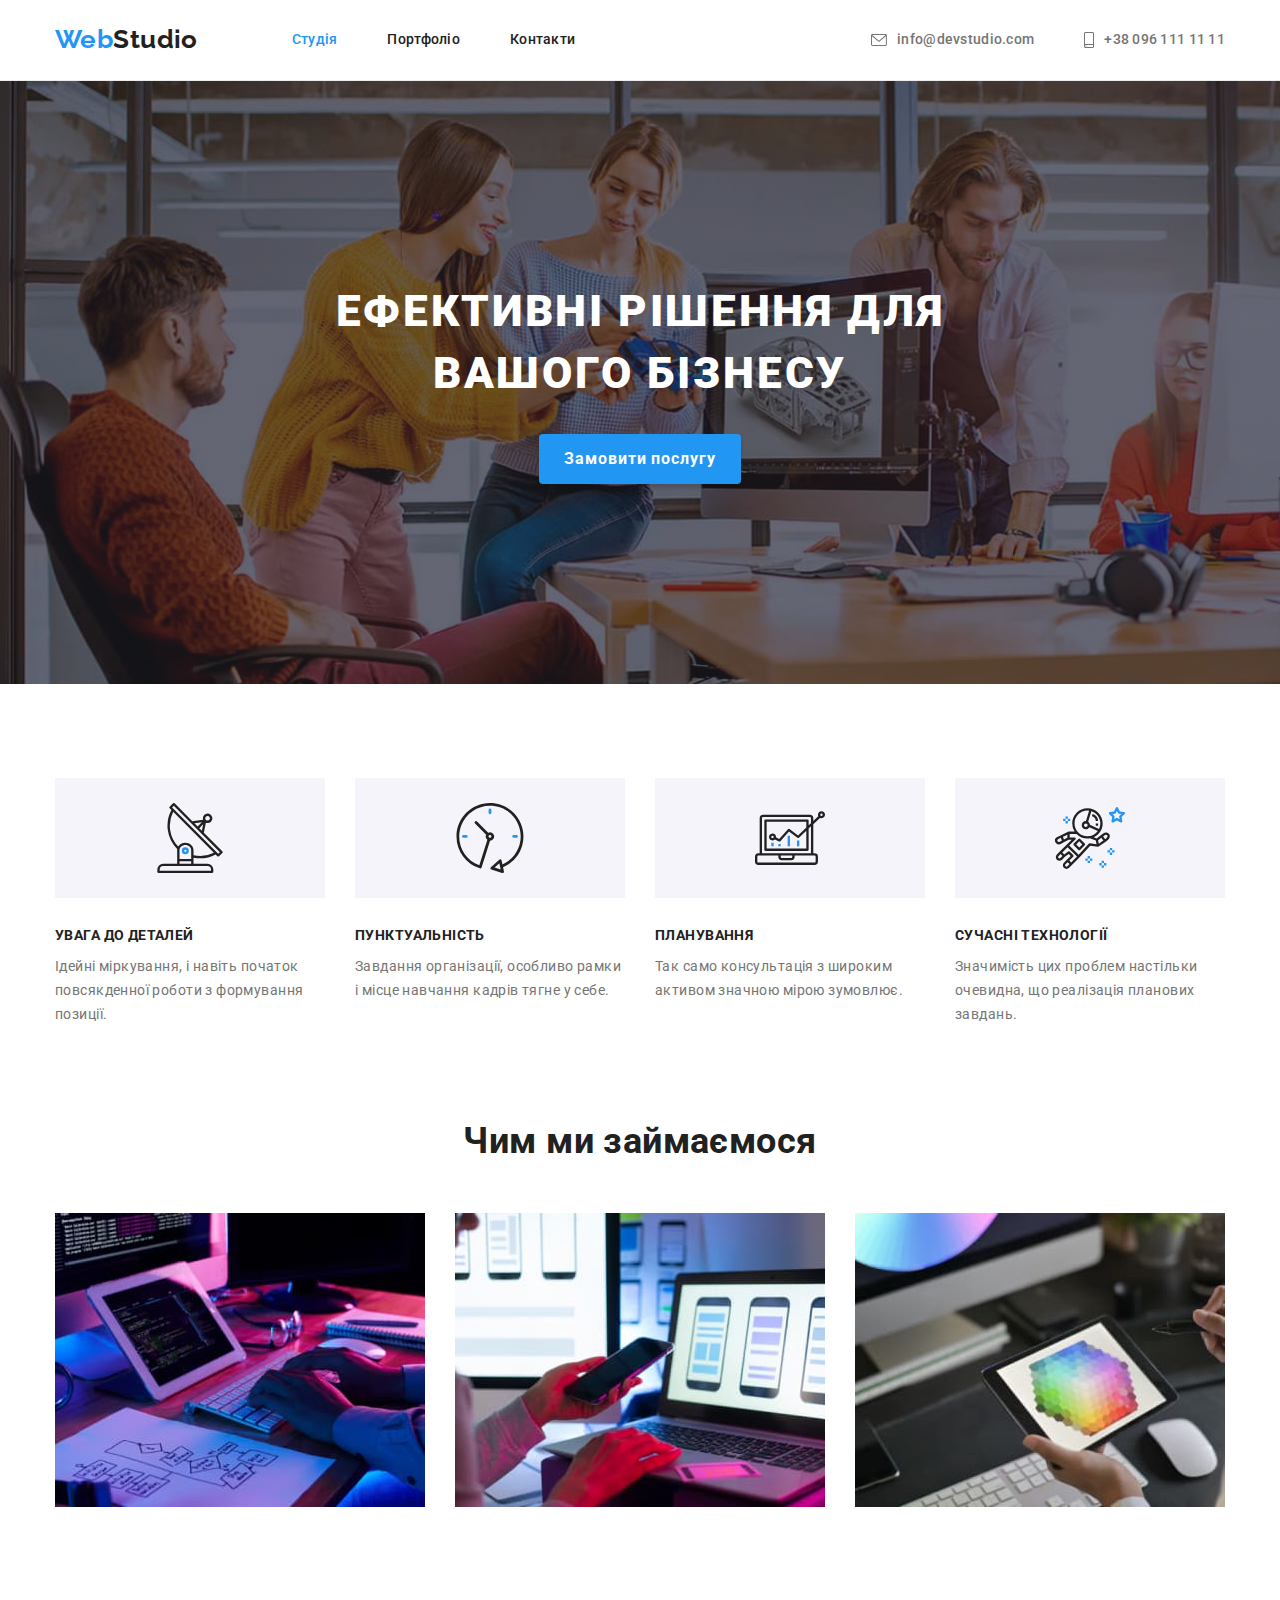
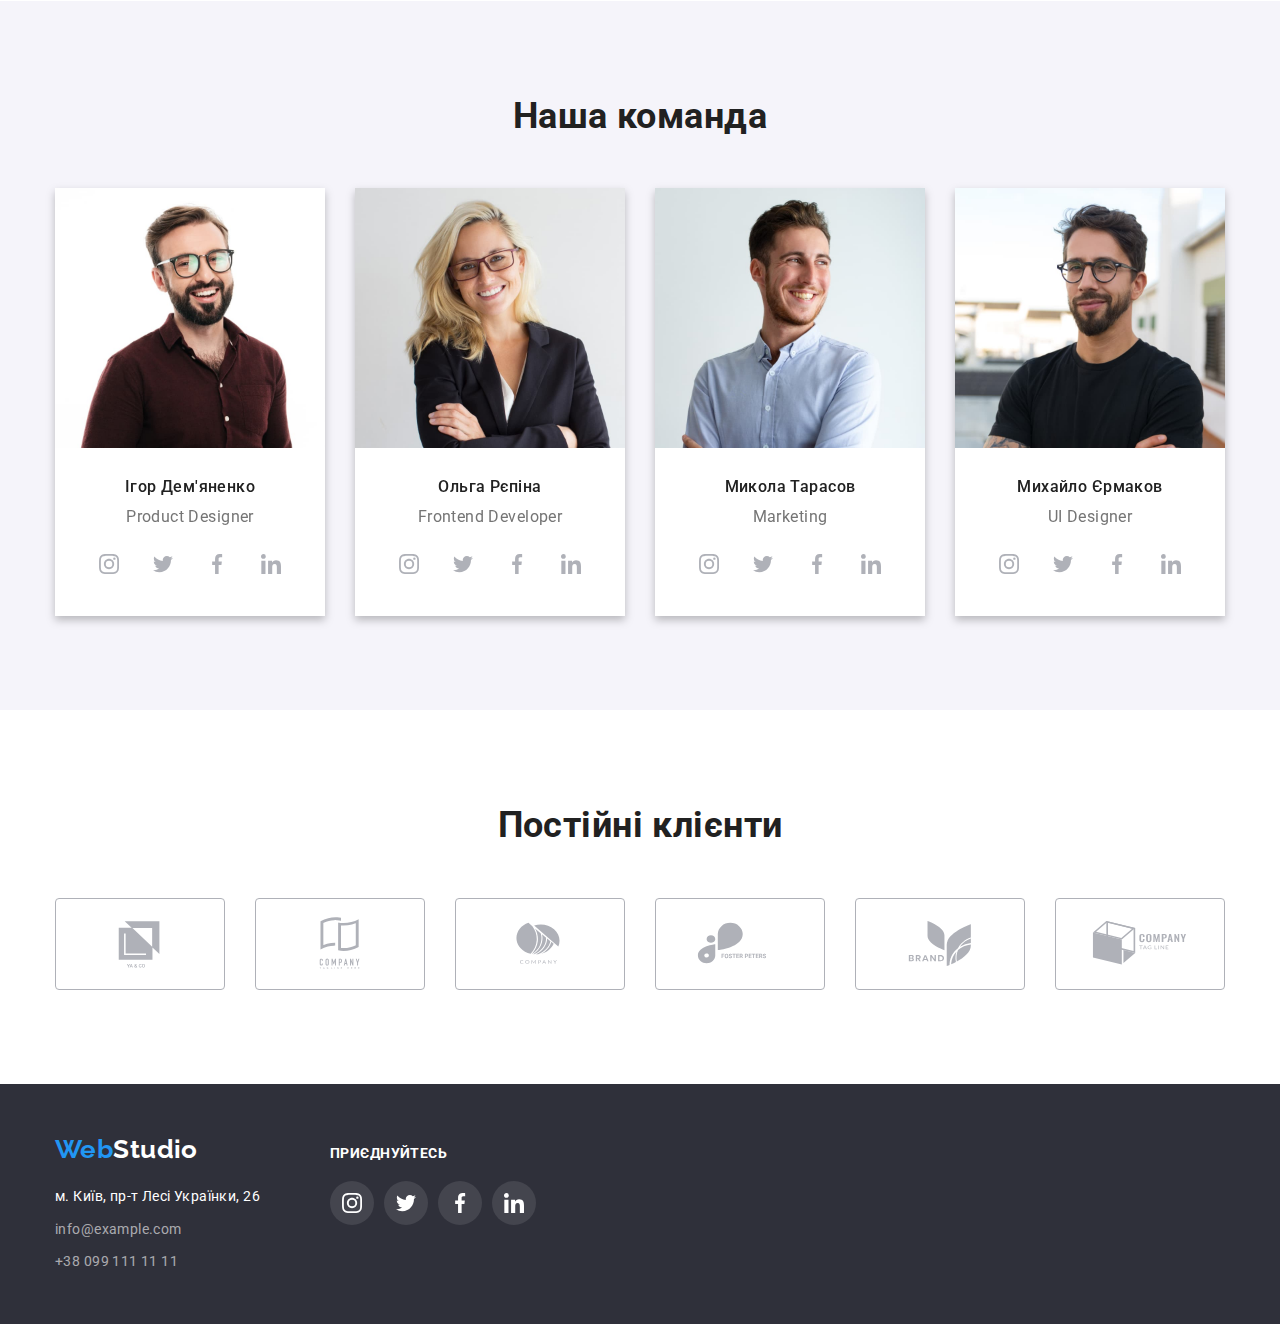
<file: index.html>
<!DOCTYPE html>
<html lang="uk">
  <head>
    <meta charset="utf-8" />
    <meta name="viewport" content="width=device-width, initial-scale=1.0" />
    <title lang="en">Web Studio</title>
    <link
      rel="stylesheet"
      href="https://cdn.jsdelivr.net/npm/modern-normalize@1.1.0/modern-normalize.min.css"
    />
    <link rel="preconnect" href="https://fonts.googleapis.com" />
    <link rel="preconnect" href="https://fonts.gstatic.com" crossorigin />
    <link
      href="https://fonts.googleapis.com/css2?family=Raleway:wght@700&family=Roboto:wght@400;500;700;900&display=swap"
      rel="stylesheet"
    />
    <link rel="stylesheet" href="./css/styles.css" />
  </head>
  <body>
    <header class="page-head">
      <div class="header-box container">
        <nav class="header-nav">
          <a class="logo-header" href="./index.html" lang="en"
            >Web<span class="logo-part">Studio</span></a
          >
          <ul class="site-nav">
            <li class="nav-item">
              <a href="./index.html" class="link current">Студія</a>
            </li>
            <li class="nav-item">
              <a href="./portfolio.html" class="link">Портфоліо</a>
            </li>
            <li class="nav-item">
              <a href="./contacts.html" class="link">Контакти</a>
            </li>
          </ul>
        </nav>

        <ul class="contacts">
          <li class="contact-content">
            <a class="contact contact-mail" href="mailto:info@devstudio.com">
              <svg
                aria-label="конверт"
                class="letter-img"
                width="16px"
                height="12px"
              >
                <use href="./images/sprite.svg#icon-letter"></use>
              </svg>
              info@devstudio.com
            </a>
          </li>
          <li class="contact-content">
            <a class="contact contact-number" href="tel:+380961111111"
              ><svg
                aria-label="телефон"
                class="phone-img"
                width="10px"
                height="16px"
              >
                <use href="./images/sprite.svg#icon-smartphone"></use>
              </svg>
              +38 096 111 11 11
            </a>
          </li>
        </ul>
      </div>
    </header>

    <main>
      <section class="hero-part">
        <div class="container">
          <h1 class="hero-text">Ефективні рішення для вашого бізнесу</h1>
          <button class="modal-open-btn" type="button">Замовити послугу</button>
        </div>
      </section>

      <section class="our-features section">
        <div class="container">
          <h2 class="visually-hidden">Наші особливості</h2>

          <ul class="feature-items">
            <li class="feature-item">
              <div class="feature-img">
                <svg width="70px" height="70px">
                  <use
                    href="./images/sprite.svg#icon-antenna"
                    aria-label="антена"
                    class="feature-icon"
                  ></use>
                </svg>
              </div>
              <h3 class="feature">Увага до деталей</h3>
              <p class="feature-about">
                Ідейні міркування, і навіть початок повсякденної роботи з
                формування позиції.
              </p>
            </li>
            <li class="feature-item">
              <div class="feature-img">
                <svg width="70px" height="70px">
                  <use
                    href="./images/sprite.svg#icon-clock"
                    aria-label="годинник"
                    class="feature-icon"
                  ></use>
                </svg>
              </div>
              <h3 class="feature">Пунктуальність</h3>
              <p class="feature-about">
                Завдання організації, особливо рамки і місце навчання кадрів
                тягне у себе.
              </p>
            </li>
            <li class="feature-item">
              <div class="feature-img">
                <svg width="70px" height="70px">
                  <use
                    href="./images/sprite.svg#icon-diagram"
                    aria-label="діаграма"
                    class="feature-icon"
                  ></use>
                </svg>
              </div>
              <h3 class="feature">Планування</h3>
              <p class="feature-about">
                Так само консультація з широким активом значною мірою зумовлює.
              </p>
            </li>
            <li class="feature-item">
              <div class="feature-img">
                <svg width="70px" height="70px">
                  <use
                    href="./images/sprite.svg#icon-astronaut"
                    aria-label="астронавт"
                    class="feature-icon"
                  ></use>
                </svg>
              </div>
              <h3 class="feature">Сучасні технології</h3>
              <p class="feature-about">
                Значимість цих проблем настільки очевидна, що реалізація
                планових завдань.
              </p>
            </li>
          </ul>
        </div>
      </section>

      <section class="examples section">
        <div class="container">
          <h2 class="examples-title">Чим ми займаємося</h2>
          <ul class="container-examples">
            <li class="example-img">
              <img src="images/box1.jpg" alt="кодинг" width="370" />
            </li>
            <li class="example-img">
              <img src="images/box2.jpg" alt="дизайн інтерфейсу" width="370" />
            </li>
            <li class="example-img">
              <img src="images/box3.jpg" alt="графічний планшет" width="370" />
            </li>
          </ul>
        </div>
      </section>

      <section class="team section">
        <div class="our-team container">
          <h2 class="team-title">Наша команда</h2>
          <ul class="team-container">
            <li class="person-card">
              <img
                src="images/portrait1.jpg"
                alt="Ігор Дем'яненко"
                width="270"
              />
              <div class="person">
                <h3 class="team-faces">Ігор Дем'яненко</h3>
                <p class="team-job">Product Designer</p>

                <ul class="networks">
                  <li class="network">
                    <a href="" class="network-link">
                      <svg class="network-item insta">
                        <use
                          href="./images/sprite.svg#icon-instagram"
                          aria-label="інстаграм"
                        ></use>
                      </svg>
                    </a>
                  </li>
                  <li class="network">
                    <a href="" class="network-link">
                      <svg class="network-item twitter">
                        <use
                          href="./images/sprite.svg#icon-twitter"
                          aria-label="твіттер"
                        ></use>
                      </svg>
                    </a>
                  </li>
                  <li class="network">
                    <a href="" class="network-link">
                      <svg class="network-item facebook">
                        <use
                          href="./images/sprite.svg#icon-facebook"
                          aria-label="фейсбук"
                        ></use>
                      </svg>
                    </a>
                  </li>
                  <li class="network">
                    <a href="" class="network-link">
                      <svg class="network-item linkedin">
                        <use
                          href="./images/sprite.svg#icon-linkedin"
                          aria-label="лінкедін"
                        ></use>
                      </svg>
                    </a>
                  </li>
                </ul>
              </div>
            </li>
            <li class="person-card">
              <img src="images/portrait2.jpg" alt="Ольга Рєпіна" width="270" />
              <div class="person">
                <h3 class="team-faces">Ольга Рєпіна</h3>
                <p class="team-job">Frontend Developer</p>

                <ul class="networks">
                  <li class="network">
                    <a href="" class="network-link">
                      <svg class="network-item insta">
                        <use
                          href="./images/sprite.svg#icon-instagram"
                          aria-label="інстаграм"
                        ></use>
                      </svg>
                    </a>
                  </li>
                  <li class="network">
                    <a href="" class="network-link">
                      <svg class="network-item twitter">
                        <use
                          href="./images/sprite.svg#icon-twitter"
                          aria-label="твіттер"
                        ></use>
                      </svg>
                    </a>
                  </li>
                  <li class="network">
                    <a href="" class="network-link">
                      <svg class="network-item facebook">
                        <use
                          href="./images/sprite.svg#icon-facebook"
                          aria-label="фейсбук"
                        ></use>
                      </svg>
                    </a>
                  </li>
                  <li class="network">
                    <a href="" class="network-link">
                      <svg class="network-item linkedin">
                        <use
                          href="./images/sprite.svg#icon-linkedin"
                          aria-label="лінкедін"
                        ></use>
                      </svg>
                    </a>
                  </li>
                </ul>
              </div>
            </li>

            <li class="person-card">
              <img
                src="images/portrait3.jpg"
                alt="Микола Тарасов"
                width="270"
              />
              <div class="person">
                <h3 class="team-faces">Микола Тарасов</h3>
                <p class="team-job">Marketing</p>

                <ul class="networks">
                  <li class="network">
                    <a href="" class="network-link">
                      <svg class="network-item insta">
                        <use
                          href="./images/sprite.svg#icon-instagram"
                          aria-label="інстаграм"
                        ></use>
                      </svg>
                    </a>
                  </li>
                  <li class="network">
                    <a href="" class="network-link">
                      <svg class="network-item twitter">
                        <use
                          href="./images/sprite.svg#icon-twitter"
                          aria-label="твіттер"
                        ></use>
                      </svg>
                    </a>
                  </li>
                  <li class="network">
                    <a href="" class="network-link">
                      <svg class="network-item facebook">
                        <use
                          href="./images/sprite.svg#icon-facebook"
                          aria-label="фейсбук"
                        ></use>
                      </svg>
                    </a>
                  </li>
                  <li class="network">
                    <a href="" class="network-link">
                      <svg class="network-item linkedin">
                        <use
                          href="./images/sprite.svg#icon-linkedin"
                          aria-label="лінкедін"
                        ></use>
                      </svg>
                    </a>
                  </li>
                </ul>
              </div>
            </li>

            <li class="person-card">
              <img
                src="images/portrait4.jpg"
                alt="Михайло Єрмаков"
                width="270"
              />
              <div class="person">
                <h3 class="team-faces">Михайло Єрмаков</h3>
                <p class="team-job">UI Designer</p>

                <ul class="networks">
                  <li class="network">
                    <a href="" class="network-link">
                      <svg class="network-item insta">
                        <use
                          href="./images/sprite.svg#icon-instagram"
                          aria-label="інстаграм"
                        ></use>
                      </svg>
                    </a>
                  </li>
                  <li class="network">
                    <a href="" class="network-link">
                      <svg class="network-item twitter">
                        <use
                          href="./images/sprite.svg#icon-twitter"
                          aria-label="твіттер"
                        ></use>
                      </svg>
                    </a>
                  </li>
                  <li class="network">
                    <a href="" class="network-link">
                      <svg class="network-item facebook">
                        <use
                          href="./images/sprite.svg#icon-facebook"
                          aria-label="фейсбук"
                        ></use>
                      </svg>
                    </a>
                  </li>
                  <li class="network">
                    <a href="" class="network-link">
                      <svg class="network-item linkedin">
                        <use
                          href="./images/sprite.svg#icon-linkedin"
                          aria-label="лінкедін"
                        ></use>
                      </svg>
                    </a>
                  </li>
                </ul>
              </div>
            </li>
          </ul>
        </div>
      </section>

      <section class="section">
        <div class="container">
          <h2 class="client-title">Постійні клієнти</h2>
          <ul class="our-clients">
            <li class="client">
              <a href="" class="client-link">
                <svg
                  aria-label="логотип компанії 1"
                  width="106px"
                  height="60px"
                  class="client-icon"
                >
                  <use href="./images/sprite.svg#icon-logo1"></use>
                </svg>
              </a>
            </li>
            <li class="client">
              <a href="" class="client-link">
                <svg
                  aria-label="логотип компанії 2"
                  width="106px"
                  height="60px"
                  class="client-icon"
                >
                  <use href="./images/sprite.svg#icon-logo2"></use>
                </svg>
              </a>
            </li>
            <li class="client">
              <a href="" class="client-link">
                <svg
                  aria-label="логотип компанії 3"
                  width="106px"
                  height="60px"
                  class="client-icon"
                >
                  <use href="./images/sprite.svg#icon-logo3"></use>
                </svg>
              </a>
            </li>
            <li class="client">
              <a href="" class="client-link">
                <svg
                  aria-label="логотип компанії 4"
                  width="106px"
                  height="60px"
                  class="client-icon"
                >
                  <use href="./images/sprite.svg#icon-logo4"></use>
                </svg>
              </a>
            </li>
            <li class="client">
              <a href="" class="client-link">
                <svg
                  aria-label="логотип компанії 5"
                  width="106px"
                  height="60px"
                  class="client-icon"
                >
                  <use href="./images/sprite.svg#icon-logo5"></use>
                </svg>
              </a>
            </li>
            <li class="client">
              <a href="" class="client-link">
                <svg
                  aria-label="логотип компанії 6"
                  width="106px"
                  height="60px"
                  class="client-icon"
                >
                  <use href="./images/sprite.svg#icon-logo6"></use>
                </svg>
              </a>
            </li>
          </ul>
        </div>
      </section>
    </main>

    <footer class="foot-page">
      <div class="footer-parts container">
        <div class="footer-info first-footer-info">
          <a class="logo-footer" href="./index.html" lang="en"
            >Web<span class="logo-part-footer">Studio</span></a
          >
          <address>
            <ul class="foot-navigation">
              <li class="contact-f">
                <a
                  class="foot-navigation-map"
                  href="https://goo.gl/maps/CPtrU1FHBa2aNyZL9"
                >
                  м. Київ, пр-т Лесі Українки, 26
                </a>
              </li>
              <li class="contact-f">
                <a class="contact-footer mail" href="mailto:info@example.com"
                  >info@example.com</a
                >
              </li>
              <li>
                <a class="contact-footer" href="tel:+380991111111"
                  >+38 099 111 11 11</a
                >
              </li>
            </ul>
          </address>
        </div>
        <div class="join-part footer-info">
          <p class="join-us">Приєднуйтесь</p>
          <ul class="networks">
            <li class="network">
              <a href="" class="network-link network-footer">
                <svg class="network-item">
                  <use
                    href="./images/sprite.svg#icon-instagram"
                    aria-label="інстаграм"
                  ></use>
                </svg>
              </a>
            </li>
            <li class="network">
              <a href="" class="network-link network-footer">
                <svg class="network-item twitter">
                  <use
                    href="./images/sprite.svg#icon-twitter"
                    aria-label="твіттер"
                  ></use>
                </svg>
              </a>
            </li>
            <li class="network">
              <a href="" class="network-link network-footer">
                <svg class="network-item facebook">
                  <use
                    href="./images/sprite.svg#icon-facebook"
                    aria-label="фейсбук"
                  ></use>
                </svg>
              </a>
            </li>
            <li class="network">
              <a href="" class="network-link network-footer">
                <svg class="network-item linkedin">
                  <use
                    href="./images/sprite.svg#icon-linkedin"
                    aria-label="лінкедін"
                  ></use>
                </svg>
              </a>
            </li>
          </ul>
        </div>
      </div>
    </footer>
  </body>
</html>
</file>
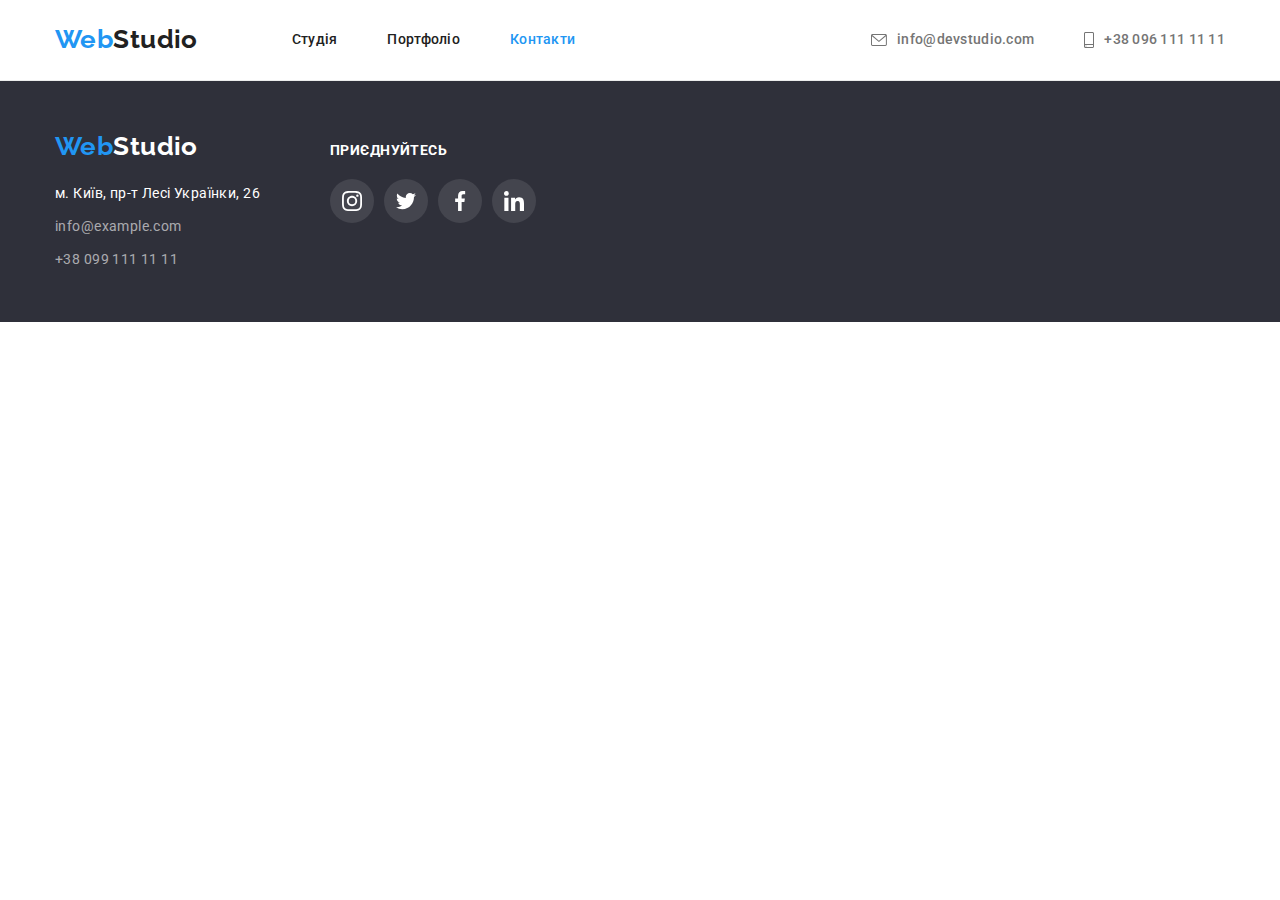
<file: contacts.html>
<!DOCTYPE html>
<html lang="uk">
  <head>
    <meta charset="utf-8" />
    <meta name="viewport" content="width=device-width, initial-scale=1.0" />
    <title>Портфоліо</title>
    <link
      rel="stylesheet"
      href="https://cdn.jsdelivr.net/npm/modern-normalize@1.1.0/modern-normalize.min.css"
    />
    <link rel="preconnect" href="https://fonts.googleapis.com" />
    <link rel="preconnect" href="https://fonts.gstatic.com" crossorigin />
    <link
      href="https://fonts.googleapis.com/css2?family=Raleway:wght@700&family=Roboto:wght@400;500;700;900&display=swap"
      rel="stylesheet"
    />
    <link rel="stylesheet" href="./css/styles.css" />
  </head>
  <body>
    <header class="page-head">
      <div class="header-box container">
        <nav class="header-nav">
          <a class="logo-header" href="./index.html" lang="en"
            >Web<span class="logo-part">Studio</span></a
          >
          <ul class="site-nav">
            <li class="nav-item">
              <a href="./index.html" class="link">Студія</a>
            </li>
            <li class="nav-item">
              <a href="./portfolio.html" class="link">Портфоліо</a>
            </li>
            <li class="nav-item">
              <a href="./contacts.html" class="link current">Контакти</a>
            </li>
          </ul>
        </nav>

        <ul class="contacts">
          <li class="contact-content">
            <a class="contact" href="mailto:info@devstudio.com">
              <svg
                aria-label="конверт"
                class="letter-img"
                width="16px"
                height="12px"
              >
                <use href="./images/sprite.svg#icon-letter"></use>
              </svg>
              info@devstudio.com
            </a>
          </li>
          <li class="contact-content">
            <a class="contact" href="tel:+380961111111"
              ><svg
                aria-label="телефон"
                class="phone-img"
                width="10px"
                height="16px"
              >
                <use href="./images/sprite.svg#icon-smartphone"></use>
              </svg>
              +38 096 111 11 11
            </a>
          </li>
        </ul>
      </div>
    </header>

    <main></main>

    <footer class="foot-page">
      <div class="footer-parts container">
        <div class="footer-info first-footer-info">
          <a class="logo-footer" href="./index.html" lang="en"
            >Web<span class="logo-part-footer">Studio</span></a
          >
          <address>
            <ul class="foot-navigation">
              <li class="contact-f">
                <a
                  class="foot-navigation-map"
                  href="https://goo.gl/maps/CPtrU1FHBa2aNyZL9"
                >
                  м. Київ, пр-т Лесі Українки, 26
                </a>
              </li>
              <li class="contact-f">
                <a class="contact-footer mail" href="mailto:info@example.com"
                  >info@example.com</a
                >
              </li>
              <li>
                <a class="contact-footer" href="tel:+380991111111"
                  >+38 099 111 11 11</a
                >
              </li>
            </ul>
          </address>
        </div>
        <div class="join-part footer-info">
          <p class="join-us">Приєднуйтесь</p>
          <ul class="networks">
            <li class="network">
              <a href="" class="network-link network-footer">
                <svg class="network-item insta">
                  <use
                    href="./images/sprite.svg#icon-instagram"
                    aria-label="інстаграм"
                  ></use>
                </svg>
              </a>
            </li>
            <li class="network">
              <a href="" class="network-link network-footer">
                <svg class="network-item twitter">
                  <use
                    href="./images/sprite.svg#icon-twitter"
                    aria-label="твіттер"
                  ></use>
                </svg>
              </a>
            </li>
            <li class="network">
              <a href="" class="network-link network-footer">
                <svg class="network-item facebook">
                  <use
                    href="./images/sprite.svg#icon-facebook"
                    aria-label="фейсбук"
                  ></use>
                </svg>
              </a>
            </li>
            <li class="network">
              <a href="" class="network-link network-footer">
                <svg class="network-item linkedin">
                  <use
                    href="./images/sprite.svg#icon-linkedin"
                    aria-label="лінкедін"
                  ></use>
                </svg>
              </a>
            </li>
          </ul>
        </div>
      </div>
    </footer>
  </body>
</html>
</file>
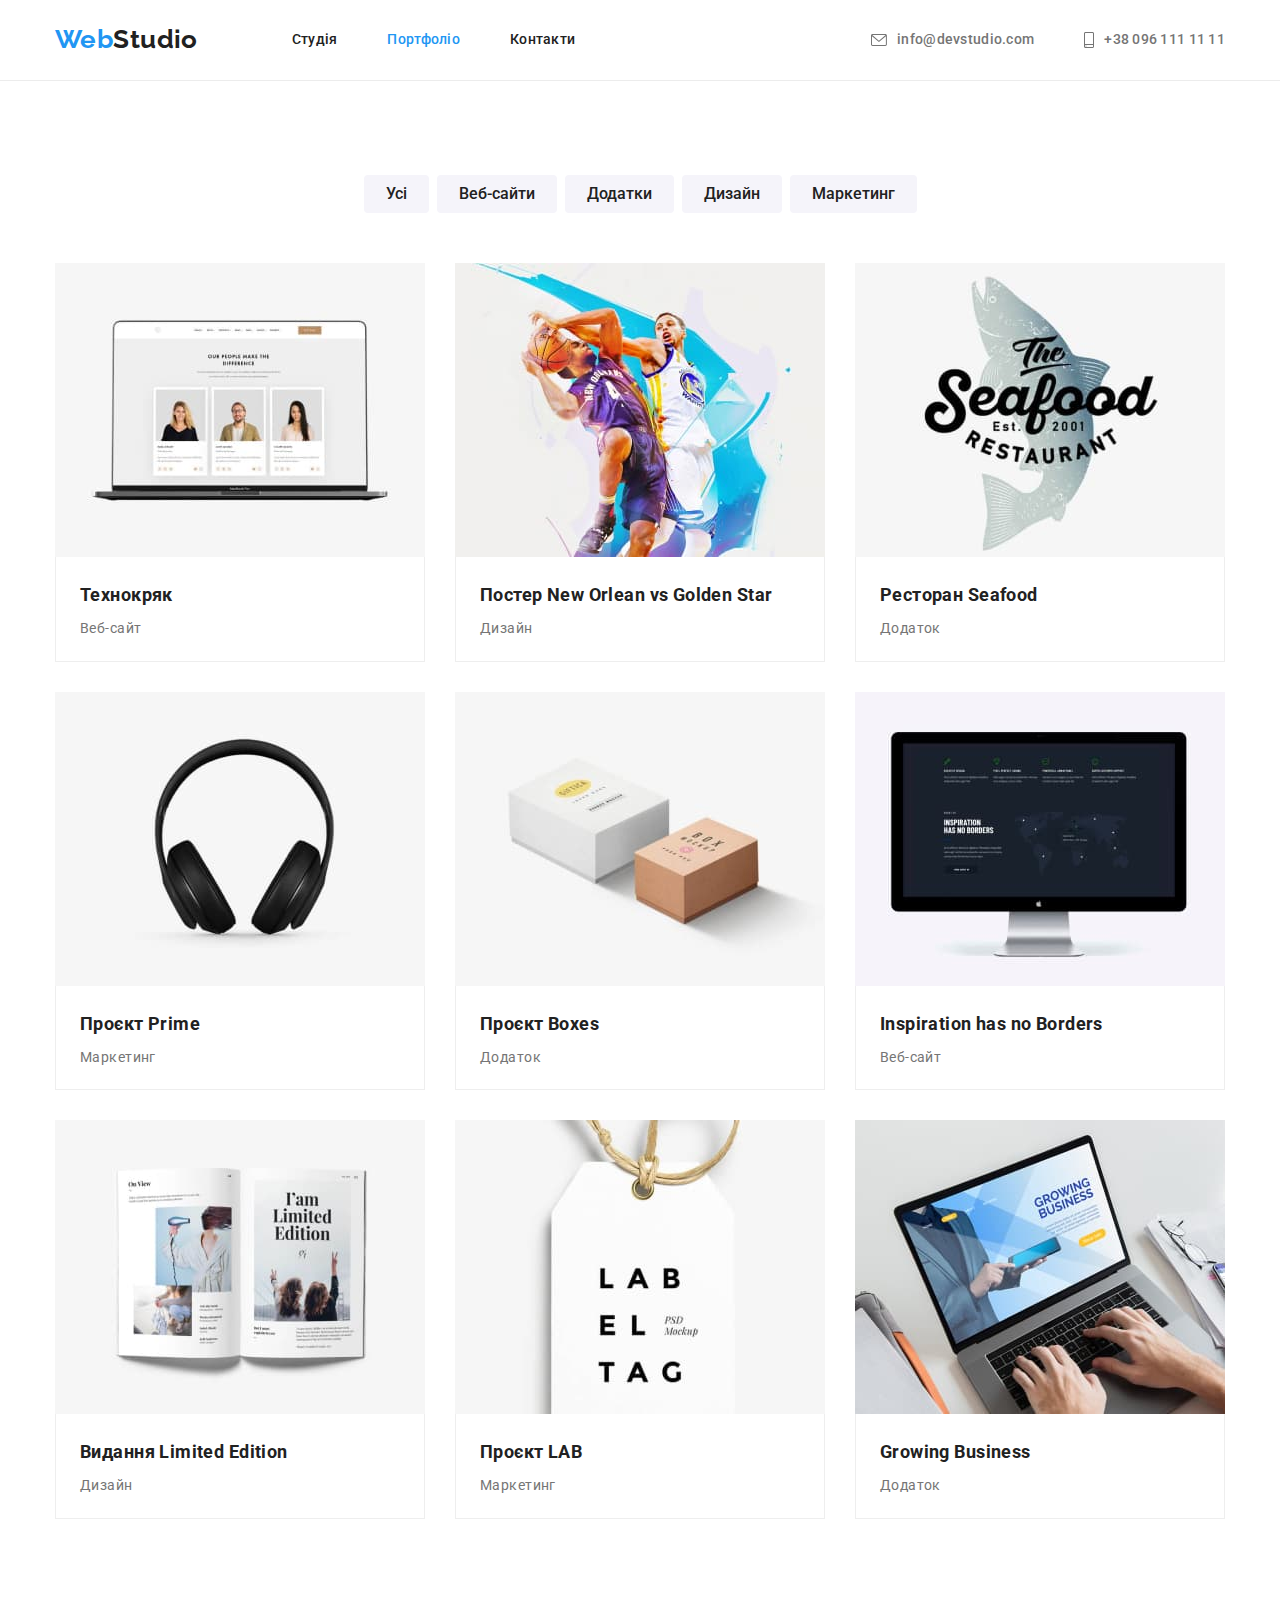
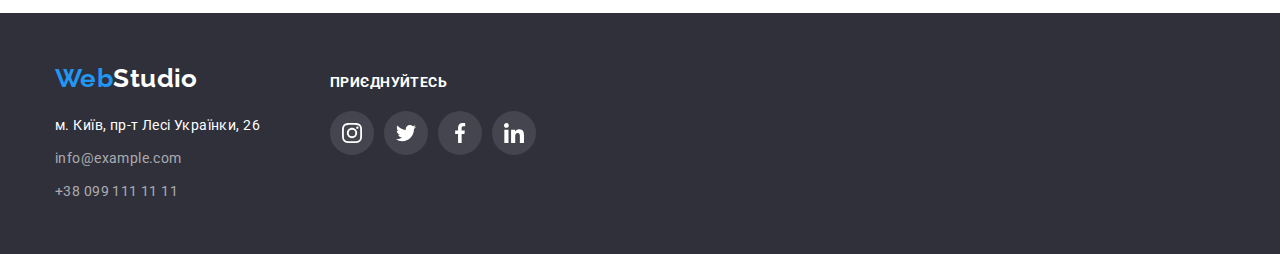
<file: portfolio.html>
<!DOCTYPE html>
<html lang="uk">
  <head>
    <meta charset="utf-8" />
    <meta name="viewport" content="width=device-width, initial-scale=1.0" />
    <title>Портфоліо</title>
    <link
      rel="stylesheet"
      href="https://cdn.jsdelivr.net/npm/modern-normalize@1.1.0/modern-normalize.min.css"
    />
    <link rel="preconnect" href="https://fonts.googleapis.com" />
    <link rel="preconnect" href="https://fonts.gstatic.com" crossorigin />
    <link
      href="https://fonts.googleapis.com/css2?family=Raleway:wght@700&family=Roboto:wght@400;500;700;900&display=swap"
      rel="stylesheet"
    />
    <link rel="stylesheet" href="./css/styles.css" />
  </head>
  <body>
    <header class="page-head">
      <div class="header-box container">
        <nav class="header-nav">
          <a class="logo-header" href="./index.html" lang="en"
            >Web<span class="logo-part">Studio</span></a
          >
          <ul class="site-nav">
            <li class="nav-item">
              <a href="./index.html" class="link">Студія</a>
            </li>
            <li class="nav-item">
              <a href="./portfolio.html" class="link current">Портфоліо</a>
            </li>
            <li class="nav-item">
              <a href="./contacts.html" class="link">Контакти</a>
            </li>
          </ul>
        </nav>

        <ul class="contacts">
          <li class="contact-content">
            <a class="contact" href="mailto:info@devstudio.com">
              <svg
                aria-label="конверт"
                class="letter-img"
                width="16px"
                height="12px"
              >
                <use href="./images/sprite.svg#icon-letter"></use>
              </svg>
              info@devstudio.com
            </a>
          </li>
          <li class="contact-content">
            <a class="contact" href="tel:+380961111111"
              ><svg
                aria-label="телефон"
                class="phone-img"
                width="10px"
                height="16px"
              >
                <use href="./images/sprite.svg#icon-smartphone"></use>
              </svg>
              +38 096 111 11 11
            </a>
          </li>
        </ul>
      </div>
    </header>

    <main>
      <section class="portfolio-content section">
        <div class="container">
          <h1 class="visually-hidden">Наші роботи</h1>
          <ul class="buttons">
            <li><button type="button" class="filter-btn">Усі</button></li>
            <li><button type="button" class="filter-btn">Веб-сайти</button></li>
            <li><button type="button" class="filter-btn">Додатки</button></li>
            <li><button type="button" class="filter-btn">Дизайн</button></li>
            <li><button type="button" class="filter-btn">Маркетинг</button></li>
          </ul>
          <ul class="our-projects">
            <li class="card">
              <a href="" class="card-link">
                <img
                  class="card-image"
                  src="images/img1.jpg"
                  alt="Технокряк"
                  width="370"
                />
                <div class="card-content">
                  <h2 class="project">Технокряк</h2>
                  <p class="project-type">Веб-сайт</p>
                </div>
              </a>
            </li>
            <li class="card">
              <a href="" class="card-link">
                <img
                  class="card-image"
                  src="images/img2.jpg"
                  alt="Постер новий орлеан і голден стар"
                  width="370"
                />
                <div class="card-content">
                  <h2 class="project">Постер New Orlean vs Golden Star</h2>
                  <p class="project-type">Дизайн</p>
                </div>
              </a>
            </li>
            <li class="card">
              <a href="" class="card-link">
                <img
                  class="card-image"
                  src="images/img3.jpg"
                  alt="Ресторан сіафуд"
                  width="370"
                />
                <div class="card-content">
                  <h2 class="project">Ресторан Seafood</h2>
                  <p class="project-type">Додаток</p>
                </div>
              </a>
            </li>
            <li class="card">
              <a href="" class="card-link">
                <img
                  class="card-image"
                  src="images/img4.jpg"
                  alt="Проєкт прайм"
                  width="370"
                />
                <div class="card-content">
                  <h2 class="project">Проєкт Prime</h2>
                  <p class="project-type">Маркетинг</p>
                </div>
              </a>
            </li>
            <li class="card">
              <a href="" class="card-link">
                <img
                  class="card-image"
                  src="images/img5.jpg"
                  alt="Проєкт боксез"
                  width="370"
                />
                <div class="card-content">
                  <h2 class="project">Проєкт Boxes</h2>
                  <p class="project-type">Додаток</p>
                </div>
              </a>
            </li>
            <li class="card">
              <a href="" class="card-link">
                <img
                  class="card-image"
                  src="images/img6.jpg"
                  alt="Інспірейшен хес ноу бордерс"
                  width="370"
                />
                <div class="card-content">
                  <h2 class="project">Inspiration has no Borders</h2>
                  <p class="project-type">Веб-сайт</p>
                </div>
              </a>
            </li>
            <li class="card">
              <a href="" class="card-link">
                <img
                  class="card-image"
                  src="images/img7.jpg"
                  alt="Видання лімітед едішн"
                  width="370"
                />
                <div class="card-content">
                  <h2 class="project">Видання Limited Edition</h2>
                  <p class="project-type">Дизайн</p>
                </div>
              </a>
            </li>
            <li class="card">
              <a href="" class="card-link">
                <img
                  class="card-image"
                  src="images/img8.jpg"
                  alt="Проєкт лаб"
                  width="370"
                />
                <div class="card-content">
                  <h2 class="project">Проєкт LAB</h2>
                  <p class="project-type">Маркетинг</p>
                </div>
              </a>
            </li>
            <li class="card">
              <a href="" class="card-link">
                <img
                  class="card-image"
                  src="images/img9.jpg"
                  alt="Гровінг бізнес"
                  width="370"
                />
                <div class="card-content">
                  <h2 class="project">Growing Business</h2>
                  <p class="project-type">Додаток</p>
                </div>
              </a>
            </li>
          </ul>
        </div>
      </section>
    </main>

    <footer class="foot-page">
      <div class="footer-parts container">
        <div class="footer-info first-footer-info">
          <a class="logo-footer" href="./index.html" lang="en"
            >Web<span class="logo-part-footer">Studio</span></a
          >
          <address>
            <ul class="foot-navigation">
              <li class="contact-f">
                <a
                  class="foot-navigation-map"
                  href="https://goo.gl/maps/CPtrU1FHBa2aNyZL9"
                >
                  м. Київ, пр-т Лесі Українки, 26
                </a>
              </li>
              <li class="contact-f">
                <a class="contact-footer mail" href="mailto:info@example.com"
                  >info@example.com</a
                >
              </li>
              <li>
                <a class="contact-footer" href="tel:+380991111111"
                  >+38 099 111 11 11</a
                >
              </li>
            </ul>
          </address>
        </div>
        <div class="join-part footer-info">
          <p class="join-us">Приєднуйтесь</p>
          <ul class="networks">
            <li class="network">
              <a href="" class="network-link network-footer">
                <svg class="network-item insta">
                  <use
                    href="./images/sprite.svg#icon-instagram"
                    aria-label="інстаграм"
                  ></use>
                </svg>
              </a>
            </li>
            <li class="network">
              <a href="" class="network-link network-footer">
                <svg class="network-item twitter">
                  <use
                    href="./images/sprite.svg#icon-twitter"
                    aria-label="твіттер"
                  ></use>
                </svg>
              </a>
            </li>
            <li class="network">
              <a href="" class="network-link network-footer">
                <svg class="network-item facebook">
                  <use
                    href="./images/sprite.svg#icon-facebook"
                    aria-label="фейсбук"
                  ></use>
                </svg>
              </a>
            </li>
            <li class="network">
              <a href="" class="network-link network-footer">
                <svg class="network-item linkedin">
                  <use
                    href="./images/sprite.svg#icon-linkedin"
                    aria-label="лінкедін"
                  ></use>
                </svg>
              </a>
            </li>
          </ul>
        </div>
      </div>
    </footer>
  </body>
</html>
</file>
<file: css/styles.css>
:root {
  --main-bkg-color: #ffffff;
  --main-text-color: #757575;
  --article-color: #212121;
  --accent-color: #2196f3;
  --hero-footer-bkg-color: #2f303a;
  --team-bkg-color: #f5f4fa;
  --contacts-color: rgba(255, 255, 255, 0.6);
  --modal-open-btn-hover: #188ce8;
  --some-text-color: #ffffff;
  --some-bkg-color: #ffffff;
  --border-header: #ececec;
  --card-border: #eeeeee;
  --network-item-bkg: rgba(255, 255, 255, 0.1);
  --fill-icon-color: #afb1b8;
  --contact-fill-color: #757575;

  --main-font: "Roboto", sans-serif;
  --secondary-font: "Raleway", sans-serif;
}

/* body */

body {
  font-size: 14px;
  background-color: var(--main-bkg-color);
  color: var(--article-color);
  font-family: var(--main-font);
  letter-spacing: 0.03em;
}
ul {
  list-style: none;
}
a {
  text-decoration: none;
}
h1,
h2,
h3,
h4,
p {
  margin-top: 0;
  margin-bottom: 0;
}
ul,
ol {
  margin: 0;
  padding: 0;
}
img {
  display: block;
  max-width: 100%;
  height: auto;
}
.container {
  width: 1200px;
  margin-left: auto;
  margin-right: auto;
  padding-left: 15px;
  padding-right: 15px;
}
.section {
  padding-top: 94px;
  padding-bottom: 94px;
}

/* header */
.header-box {
  display: flex;
  justify-content: space-between;
}
.page-head {
  border-bottom: 1px solid var(--border-header);
}
.logo-header {
  color: var(--accent-color);
  font-family: var(--secondary-font);
  font-weight: 700;
  font-size: 26px;
  line-height: 1.2;

  margin-right: 94px;
}
.logo-part {
  color: var(--article-color);
}
.header-nav {
  display: flex;
  align-items: center;
}
.site-nav {
  display: flex;
  gap: 50px;
}
.link {
  color: var(--article-color);
  font-weight: 500;
  line-height: 1.14;
  letter-spacing: 0.02em;

  display: inline-block;
  padding-top: 30px;
  padding-bottom: 30px;
}

.link:hover,
.link:focus,
.contact:hover,
.contact:focus,
.contact-footer:hover,
.contact-footer:focus,
.site-nav .link.current {
  color: var(--accent-color);
}

.contact {
  color: var(--main-text-color);
  font-weight: 500;
  line-height: 1.1;
  letter-spacing: 0.02em;

  padding-top: 32px;
  padding-bottom: 32px;
  align-items: center;
  display: flex;

  fill: currentColor;
}
.contacts {
  display: flex;
  gap: 50px;
  align-items: center;
}
.letter-img {
  margin-right: 10px;
}

.phone-img {
  margin-right: 10px;
}

/* hero */
.hero-part {
  background-color: var(--hero-footer-bkg-color);
  background-image: linear-gradient(
      rgba(47, 48, 58, 0.4),
      rgba(47, 48, 58, 0.4)
    ),
    url(../images/bkg.jpg);
  background-size: cover;

  padding-top: 200px;
  padding-bottom: 200px;
}

.hero-text {
  font-weight: 900;
  font-size: 44px;
  line-height: 1.4;
  text-align: center;

  width: 60%;
  margin-bottom: 30px;
  margin-left: auto;
  margin-right: auto;

  letter-spacing: 0.06em;
  text-transform: uppercase;
  color: var(--some-text-color);
}

.modal-open-btn {
  font-family: inherit;
  font-weight: 700;
  font-size: 16px;
  line-height: 1.86;
  display: flex;
  align-items: center;
  text-align: center;
  letter-spacing: 0.06em;
  background-color: var(--accent-color);
  color: var(--some-text-color);
  box-shadow: 0px 4px 4px rgba(0, 0, 0, 0.15);
  border-radius: 4px;
  border: none;
  cursor: pointer;

  padding: 10px 25px;
  margin-left: auto;
  margin-right: auto;
}

.modal-open-btn:hover,
.modal-open-btn:focus {
  background-color: var(--modal-open-btn-hover);
}

/* our feachers */
.visually-hidden {
  position: absolute;
  white-space: nowrap;
  width: 1px;
  height: 1px;
  overflow: hidden;
  border: 0;
  padding: 0;
  clip: rect(0 0 0 0);
  clip-path: inset(50%);
  margin: -1px;
}

.feature {
  font-size: 14px;
  font-family: var(--main-font);
  font-weight: 700;
  line-height: 1.14;
  text-transform: uppercase;
  color: var(--article-color);

  margin-bottom: 10px;
}

.feature-items {
  display: flex;
  margin-left: auto;
  margin-right: auto;
  gap: 30px;
}
.feature-item {
  width: 270px;
}
.feature-images {
  display: flex;
  gap: 30px;
}
.feature-img {
  display: flex;
  align-items: center;
  justify-content: center;
  width: 270px;
  height: 120px;
  background-color: rgba(245, 244, 250, 1);
  margin-bottom: 30px;
}

.feature-about {
  font-weight: 400;
  line-height: 24px;
  color: var(--main-text-color);
}

/* what are we doing */
.examples-title {
  font-weight: 700;
  font-size: 36px;
  line-height: 1.2;
  text-align: center;
  color: var(--article-color);

  margin-bottom: 50px;
}
.examples {
  padding-top: 0;
}
.container-examples {
  display: flex;
  gap: 30px;
}
.example-img {
  width: 370px;
}
.examples-title {
  margin-bottom: 50px;
}

/* team part */

.team {
  background-color: var(--team-bkg-color);
}

.team-faces {
  font-weight: 500;
  font-size: 16px;
  line-height: 1.18;
  text-align: center;
  color: var(--article-color);

  margin-bottom: 10px;
}
.team-job {
  font-size: 16px;
  line-height: 1.2;
  text-align: center;
  color: var(--main-text-color);

  margin-bottom: 16px;
}
.team-container {
  display: flex;
  gap: 30px;
}
.person-card {
  filter: drop-shadow(0px 4px 4px rgba(0, 0, 0, 0.25));
  flex-basis: calc((100% - 90px) / 4);
  background-color: var(--some-bkg-color);
}
.person {
  padding: 30px;
}

.team-title {
  font-weight: 700;
  font-size: 36px;
  line-height: 1.2;
  text-align: center;
  color: var(--article-color);

  margin-bottom: 50px;
}

/* clients */
.client-title {
  font-weight: 700;
  font-size: 36px;
  line-height: 1.2;
  text-align: center;
  color: var(--article-color);

  margin-bottom: 50px;
}
.client {
  width: 170px;
  height: 92px;
}
.our-clients {
  display: flex;
  gap: 30px;
}
.client-link {
  display: flex;
  align-items: center;
  justify-content: center;
  width: 100%;
  height: 100%;
  border: 1px solid var(--fill-icon-color);
  border-radius: 4px;
  fill: var(--fill-icon-color);
}
.client-link:hover,
.client-link:focus {
  border: 1px solid var(--accent-color);
  fill: var(--accent-color);
}
.client-icon {
  width: 106px;
  height: 60px;
}

/* footer */
footer {
  background-color: var(--hero-footer-bkg-color);
}
.foot-page {
  padding-top: 50px;
  padding-bottom: 50px;
}
.footer-parts {
  display: flex;
  align-items: baseline;
}
.first-footer-info {
  margin-right: 70px;
}
.footer-info {
  align-items: baseline;
}
.logo-footer {
  color: var(--accent-color);
  font-family: var(--secondary-font);
  font-weight: 700;
  font-size: 26px;
  line-height: 1.2;

  display: inline-block;
  margin-bottom: 20px;
}
.logo-part-footer {
  color: var(--some-text-color);
}
.contact-footer {
  line-height: 1.7;
  color: var(--contacts-color);
}
.contact-f {
  margin-bottom: 9px;
}
.foot-navigation {
  display: inline-block;
}
.foot-navigation-map {
  line-height: 1.7;
  color: var(--some-text-color);
}
address {
  font-style: normal;
}
.join-us {
  font-family: var(--main-font);
  font-weight: 700;
  font-size: 14px;
  line-height: 1.14;
  text-transform: uppercase;
  color: var(--some-text-color);

  margin-bottom: 20px;
}
.networks {
  display: flex;
  justify-content: center;
  gap: 10px;
}
.network {
  width: 44px;
  height: 44px;
}
.network-item {
  width: 20px;
  height: 20px;
}
.network-link {
  width: 100%;
  height: 100%;
  display: flex;
  align-items: center;
  justify-content: center;
  fill: var(--fill-icon-color);
  background-color: var(--network-item-bkg);
  border-radius: 50%;
}
.network-footer {
  fill: var(--some-text-color);
}
.network-link:hover,
.network-link:focus {
  background-color: var(--accent-color);
  fill: var(--some-text-color);
}

/* portfolio page */

.portfolio-container {
  width: 1200px;
  padding-left: 15px;
  padding-right: 15px;
  margin-left: auto;
  margin-right: auto;
}
.filter-btn {
  font-family: inherit;
  font-weight: 500;
  font-size: 16px;
  line-height: 1.62;
  text-align: center;
  background-color: var(--team-bkg-color);
  color: var(--article-color);
  border-radius: 4px;
  border: none;
  cursor: pointer;

  padding: 6px 22px;
}
.filter-btn:hover,
.filter-btn:focus {
  background-color: var(--accent-color);
  color: var(--some-text-color);
  box-shadow: 0px 3px 1px rgba(0, 0, 0, 0.1), 0px 1px 2px rgba(0, 0, 0, 0.08),
    0px 2px 2px rgba(0, 0, 0, 0.12);
}
.buttons {
  display: flex;
  gap: 8px;
  justify-content: center;
  margin-bottom: 50px;
}

.project {
  font-weight: 700;
  font-size: 18px;
  line-height: 2;
  color: var(--article-color);
  margin-bottom: 4px;
}

.project-type {
  font-weight: 400;
  line-height: 1.7;
  color: var(--main-text-color);
}
.our-projects {
  margin-right: -30px;
  margin-bottom: -30px;
  display: flex;
  flex-wrap: wrap;
}
.card {
  margin-right: 30px;
  margin-bottom: 30px;
  flex-basis: calc(100% / 3 - 30px);
}

.card-content {
  padding: 20px 24px;
  border-right: 1px solid var(--card-border);
  border-bottom: 1px solid var(--card-border);
  border-left: 1px solid var(--card-border);
}

.card-link:hover,
.card-link:focus {
  display: block;
  box-shadow: 0px 1px 1px rgba(0, 0, 0, 0.12), 0px 4px 4px rgba(0, 0, 0, 0.06),
    1px 4px 6px rgba(0, 0, 0, 0.16);
}
</file>
